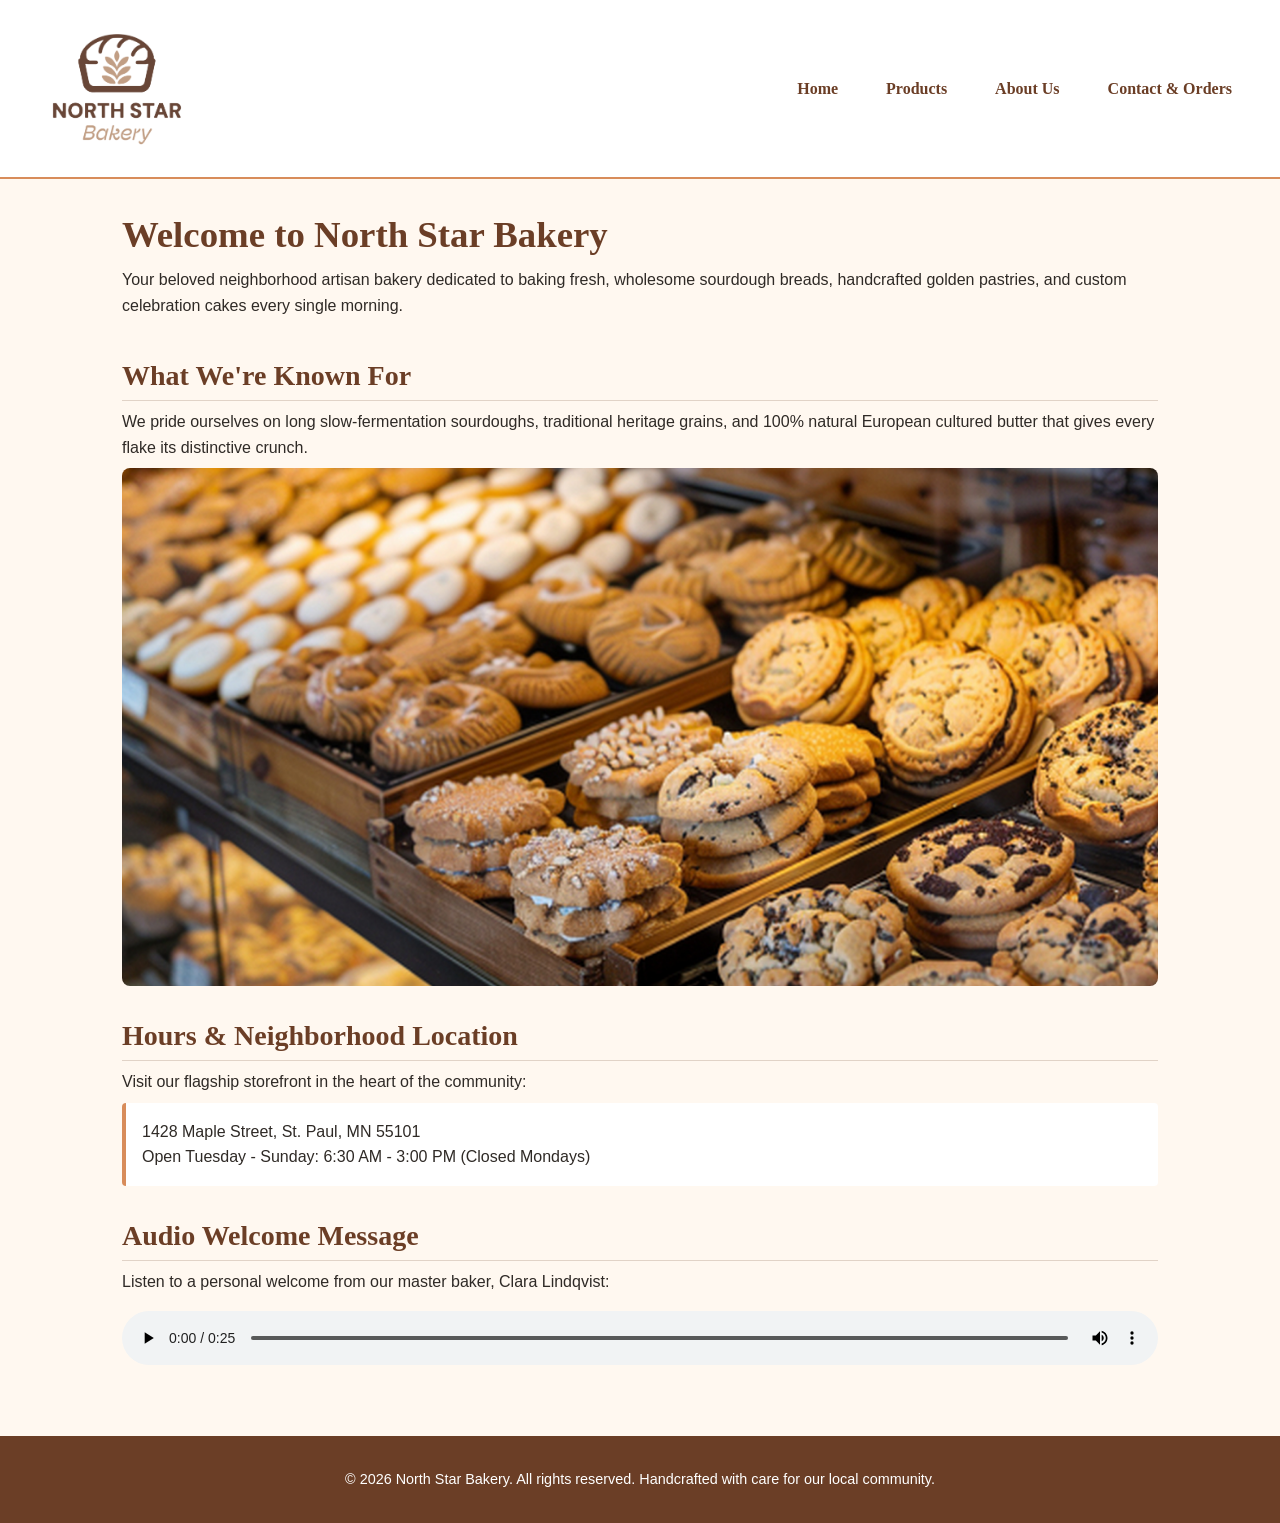
<file: index.html>
<!DOCTYPE html>
<html lang="en">
<head>
    <meta charset="UTF-8">
    <meta name="viewport" content="width=device-width, initial-scale=1.0">
    <title>North Star Bakery - Home</title>
    <link rel="stylesheet" href="styles.css">
</head>
<body>
    <header>
        <img src="bakery-logo.png" alt="North Star Bakery artisanal logo with wheat crest" width="180">
        <nav aria-label="Main Navigation">
            <ul>
                <li><a href="index.html">Home</a></li>
                <li><a href="products.html">Products</a></li>
                <li><a href="about.html">About Us</a></li>
                <li><a href="contact.html">Contact &amp; Orders</a></li>
            </ul>
        </nav>
    </header>

    <main>
        <section>
            <h1>Welcome to North Star Bakery</h1>
            <p>Your beloved neighborhood artisan bakery dedicated to baking fresh, wholesome sourdough breads, handcrafted golden pastries, and custom celebration cakes every single morning.</p>
        </section>

        <section>
            <h2>What We're Known For</h2>
            <p>We pride ourselves on long slow-fermentation sourdoughs, traditional heritage grains, and 100% natural European cultured butter that gives every flake its distinctive crunch.</p>
            <picture>
                <source media="(min-width: 768px)" srcset="bakery-feature-large.png">
                <img src="bakery-feature-small.png" alt="Artisan baker pulling fresh golden baguettes from stone hearth oven">
            </picture>
        </section>

        <section>
            <h2>Hours &amp; Neighborhood Location</h2>
            <p>Visit our flagship storefront in the heart of the community:</p>
            <address>
                1428 Maple Street, St. Paul, MN 55101<br>
                Open Tuesday - Sunday: 6:30 AM - 3:00 PM (Closed Mondays)
            </address>
        </section>

        <section>
            <h2>Audio Welcome Message</h2>
            <p>Listen to a personal welcome from our master baker, Clara Lindqvist:</p>
            <audio controls>
                <source src="bakery-welcome.mp3" type="audio/mpeg">
                <p>Your browser does not support the audio element. Please download the audio welcome file: <a href="bakery-welcome.mp3">bakery-welcome.mp3</a>.</p>
            </audio>
        </section>
    </main>

    <footer>
        <p>&copy; 2026 North Star Bakery. All rights reserved. Handcrafted with care for our local community.</p>
    </footer>
    <script src="script.js"></script>
</body>
</html>
</file>
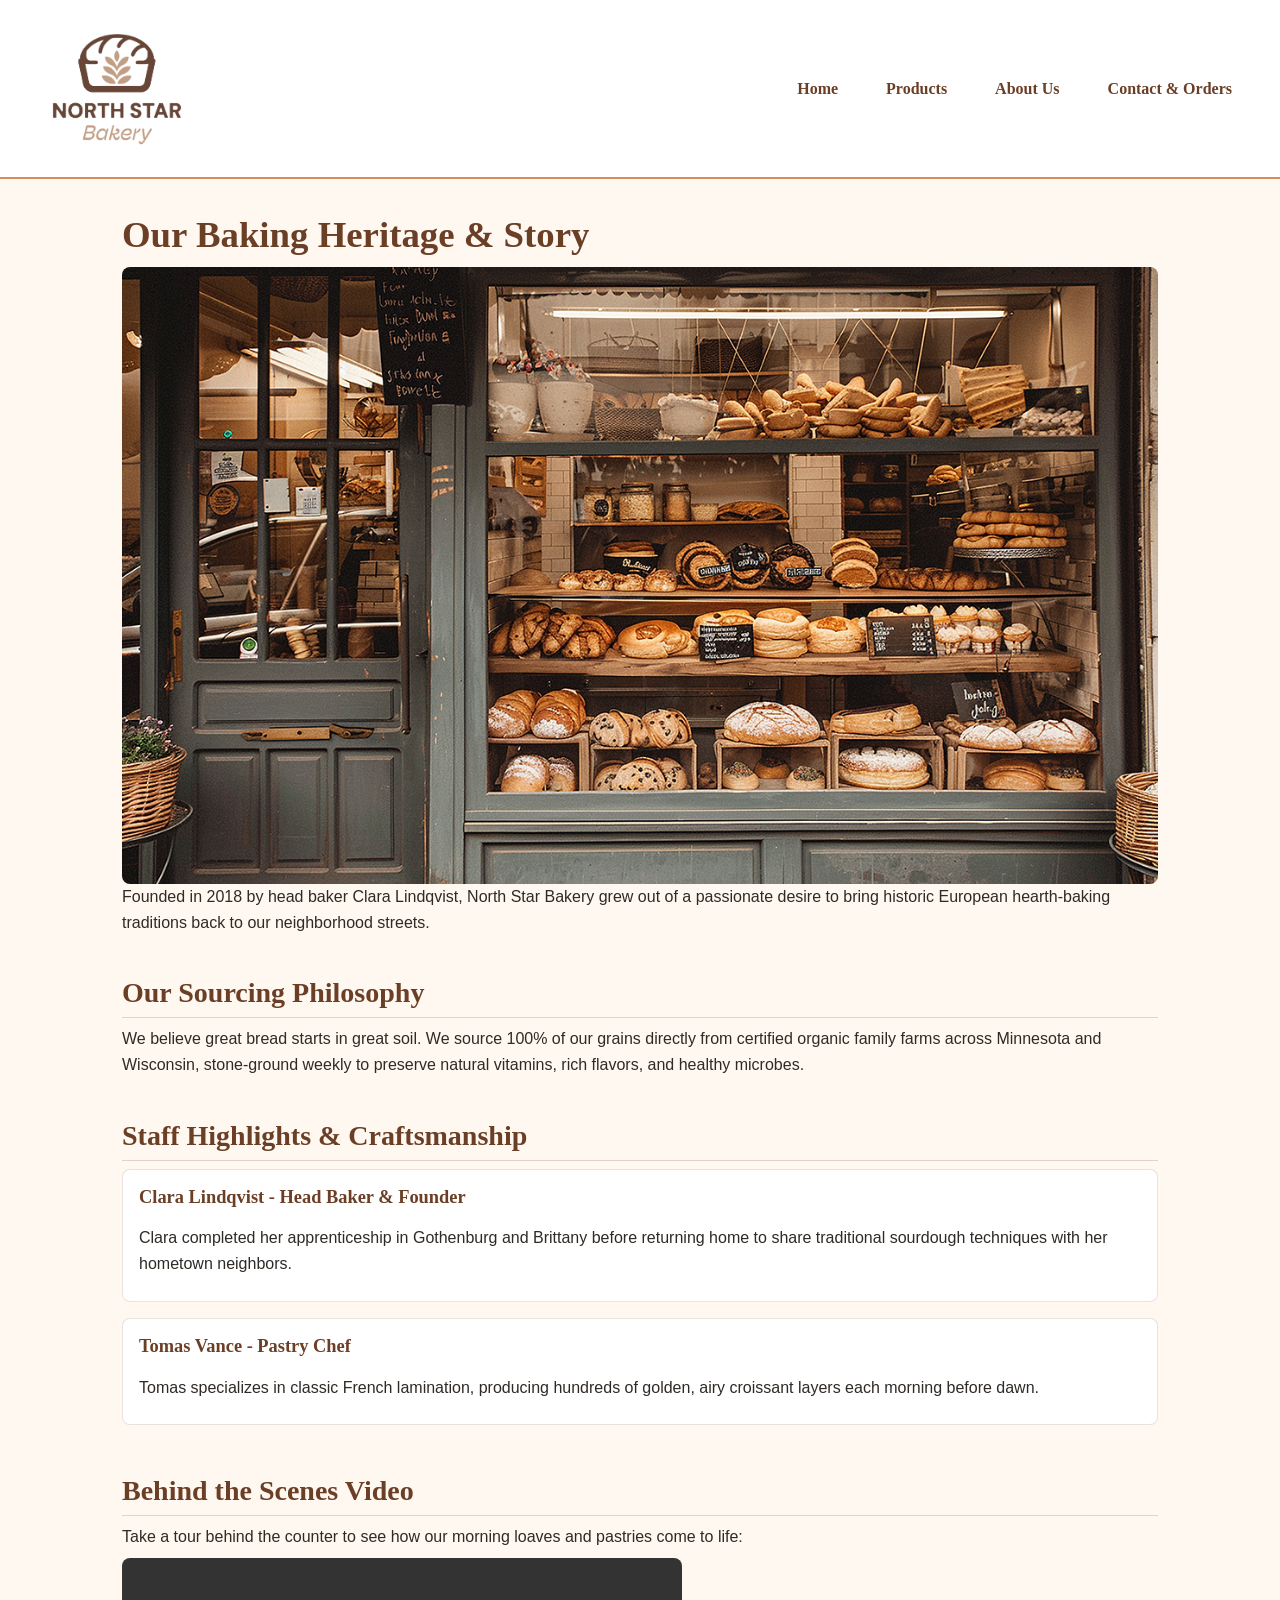
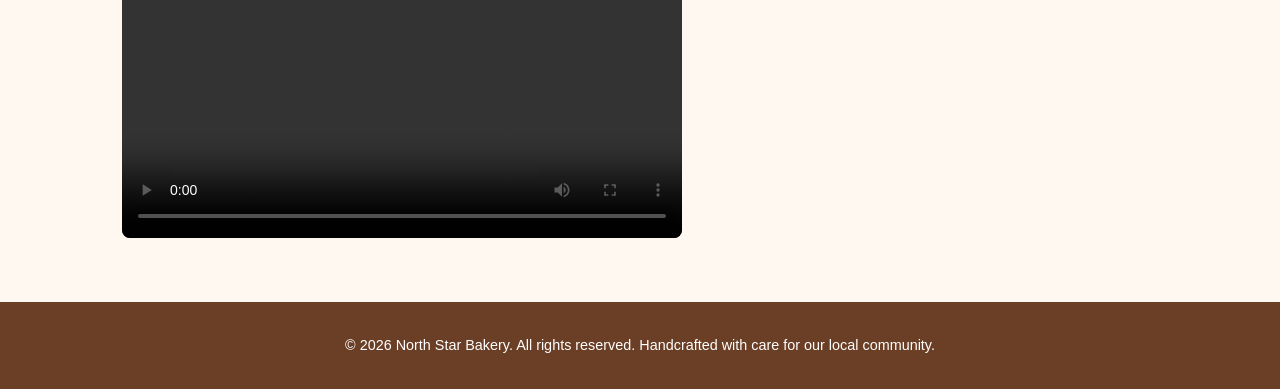
<file: about.html>
<!DOCTYPE html>
<html lang="en">
<head>
    <meta charset="UTF-8">
    <meta name="viewport" content="width=device-width, initial-scale=1.0">
    <title>North Star Bakery - About Our Story</title>
    <link rel="stylesheet" href="styles.css">
</head>
<body>
    <header>
        <img src="bakery-logo.png" alt="North Star Bakery artisanal logo with wheat crest" width="180">
        <nav aria-label="Main Navigation">
            <ul>
                <li><a href="index.html">Home</a></li>
                <li><a href="products.html">Products</a></li>
                <li><a href="about.html">About Us</a></li>
                <li><a href="contact.html">Contact &amp; Orders</a></li>
            </ul>
        </nav>
    </header>

    <main>
        <section>
            <h1>Our Baking Heritage &amp; Story</h1>
            <img src="bakery-storefront.png" alt="Charming historic brick storefront of North Star Bakery with outdoor wooden benches and welcoming flower boxes">
            <p>Founded in 2018 by head baker Clara Lindqvist, North Star Bakery grew out of a passionate desire to bring historic European hearth-baking traditions back to our neighborhood streets.</p>
        </section>

        <section>
            <h2>Our Sourcing Philosophy</h2>
            <p>We believe great bread starts in great soil. We source 100% of our grains directly from certified organic family farms across Minnesota and Wisconsin, stone-ground weekly to preserve natural vitamins, rich flavors, and healthy microbes.</p>
        </section>

        <section>
            <h2>Staff Highlights &amp; Craftsmanship</h2>
            <article>
                <h3>Clara Lindqvist - Head Baker &amp; Founder</h3>
                <p>Clara completed her apprenticeship in Gothenburg and Brittany before returning home to share traditional sourdough techniques with her hometown neighbors.</p>
            </article>
            <article>
                <h3>Tomas Vance - Pastry Chef</h3>
                <p>Tomas specializes in classic French lamination, producing hundreds of golden, airy croissant layers each morning before dawn.</p>
            </article>
        </section>

        <section>
            <h2>Behind the Scenes Video</h2>
            <p>Take a tour behind the counter to see how our morning loaves and pastries come to life:</p>
            <video controls width="560">
                <source src="bakery-behind-scenes.mp4" type="video/mp4">
                <p>Your browser does not support HTML video. You can download the behind-the-scenes video file here: <a href="bakery-behind-scenes.mp4">bakery-behind-scenes.mp4</a>.</p>
            </video>
        </section>
    </main>

    <footer>
        <p>&copy; 2026 North Star Bakery. All rights reserved. Handcrafted with care for our local community.</p>
    </footer>
    <script src="script.js"></script>
</body>
</html>
</file>
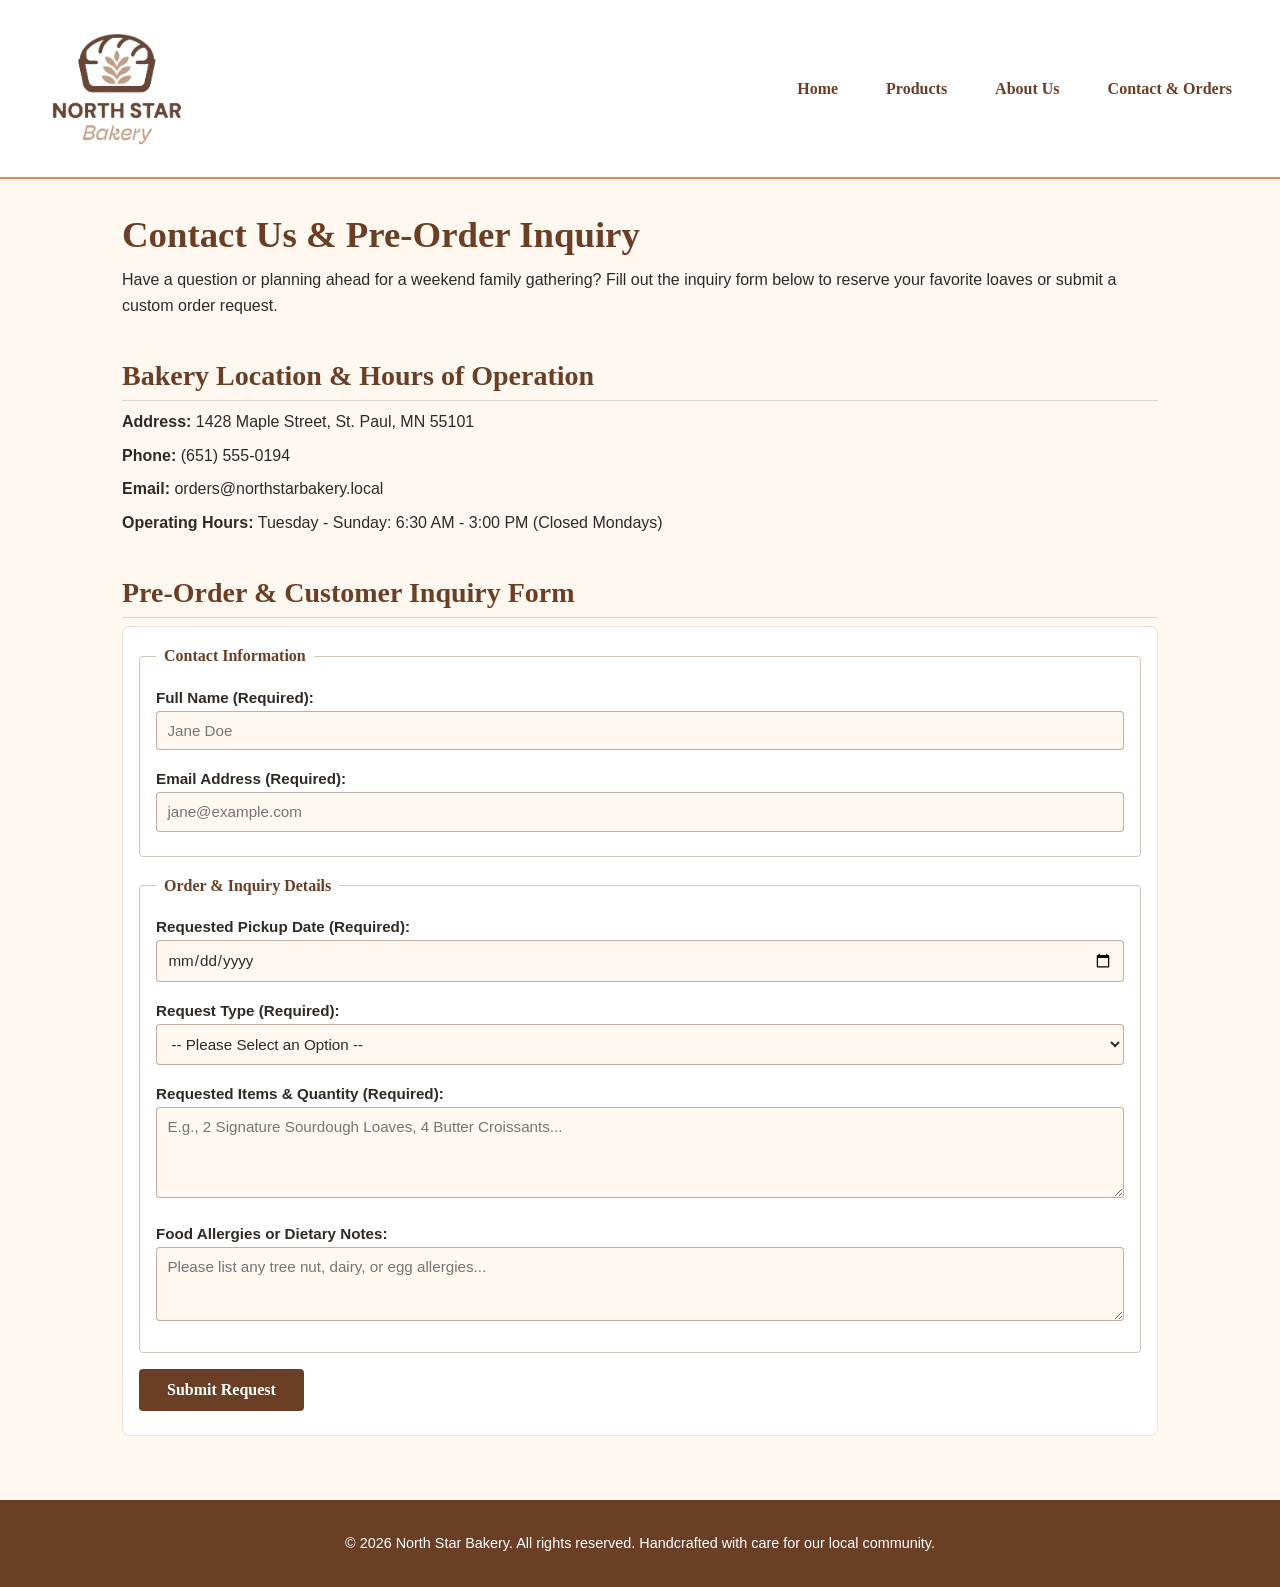
<file: contact.html>
<!DOCTYPE html>
<html lang="en">
<head>
    <meta charset="UTF-8">
    <meta name="viewport" content="width=device-width, initial-scale=1.0">
    <title>North Star Bakery - Contact &amp; Pre-Orders</title>
    <link rel="stylesheet" href="styles.css">
</head>
<body>
    <header>
        <img src="bakery-logo.png" alt="North Star Bakery artisanal logo with wheat crest" width="180">
        <nav aria-label="Main Navigation">
            <ul>
                <li><a href="index.html">Home</a></li>
                <li><a href="products.html">Products</a></li>
                <li><a href="about.html">About Us</a></li>
                <li><a href="contact.html">Contact &amp; Orders</a></li>
            </ul>
        </nav>
    </header>

    <main>
        <section>
            <h1>Contact Us &amp; Pre-Order Inquiry</h1>
            <p>Have a question or planning ahead for a weekend family gathering? Fill out the inquiry form below to reserve your favorite loaves or submit a custom order request.</p>
        </section>

        <section>
            <h2>Bakery Location &amp; Hours of Operation</h2>
            <p><strong>Address:</strong> 1428 Maple Street, St. Paul, MN 55101</p>
            <p><strong>Phone:</strong> (651) 555-0194</p>
            <p><strong>Email:</strong> orders@northstarbakery.local</p>
            <p><strong>Operating Hours:</strong> Tuesday - Sunday: 6:30 AM - 3:00 PM (Closed Mondays)</p>
        </section>

        <section>
            <h2>Pre-Order &amp; Customer Inquiry Form</h2>
            <div id="storage-restored-banner" class="storage-banner" role="status"></div>

            <form id="preorder-form" action="contact.html" method="post" novalidate>
                <fieldset>
                    <legend>Contact Information</legend>
                    <p>
                        <label for="client-name">Full Name (Required):</label><br>
                        <input type="text" id="client-name" name="client_name" placeholder="Jane Doe">
                        <span id="error-name" class="error-msg" role="alert"></span>
                    </p>
                    <p>
                        <label for="client-email">Email Address (Required):</label><br>
                        <input type="email" id="client-email" name="client_email" placeholder="jane@example.com">
                        <span id="error-email" class="error-msg" role="alert"></span>
                    </p>
                </fieldset>

                <fieldset>
                    <legend>Order &amp; Inquiry Details</legend>
                    <p>
                        <label for="pickup-date">Requested Pickup Date (Required):</label><br>
                        <input type="date" id="pickup-date" name="pickup_date">
                        <span id="error-date" class="error-msg" role="alert"></span>
                    </p>
                    <p>
                        <label for="request-type">Request Type (Required):</label><br>
                        <select id="request-type" name="request_type">
                            <option value="">-- Please Select an Option --</option>
                            <option value="preorder">Pre-Order Breads / Pastries</option>
                            <option value="custom_cake">Custom Celebration Cake Request</option>
                            <option value="catering">Event Catering Inquiry</option>
                            <option value="general">General Question</option>
                        </select>
                        <span id="error-type" class="error-msg" role="alert"></span>
                    </p>
                    <p>
                        <label for="item-details">Requested Items &amp; Quantity (Required):</label><br>
                        <textarea id="item-details" name="item_details" rows="4" cols="50" placeholder="E.g., 2 Signature Sourdough Loaves, 4 Butter Croissants..."></textarea>
                        <span id="error-items" class="error-msg" role="alert"></span>
                    </p>
                    <p>
                        <label for="allergies">Food Allergies or Dietary Notes:</label><br>
                        <textarea id="allergies" name="allergies" rows="3" cols="50" placeholder="Please list any tree nut, dairy, or egg allergies..."></textarea>
                    </p>
                </fieldset>

                <p>
                    <button type="submit">Submit Request</button>
                </p>

                <div id="form-success-message" class="form-success" role="status"></div>
            </form>
        </section>
    </main>

    <footer>
        <p>&copy; 2026 North Star Bakery. All rights reserved. Handcrafted with care for our local community.</p>
    </footer>

    <script src="script.js"></script>
</body>
</html>
</file>
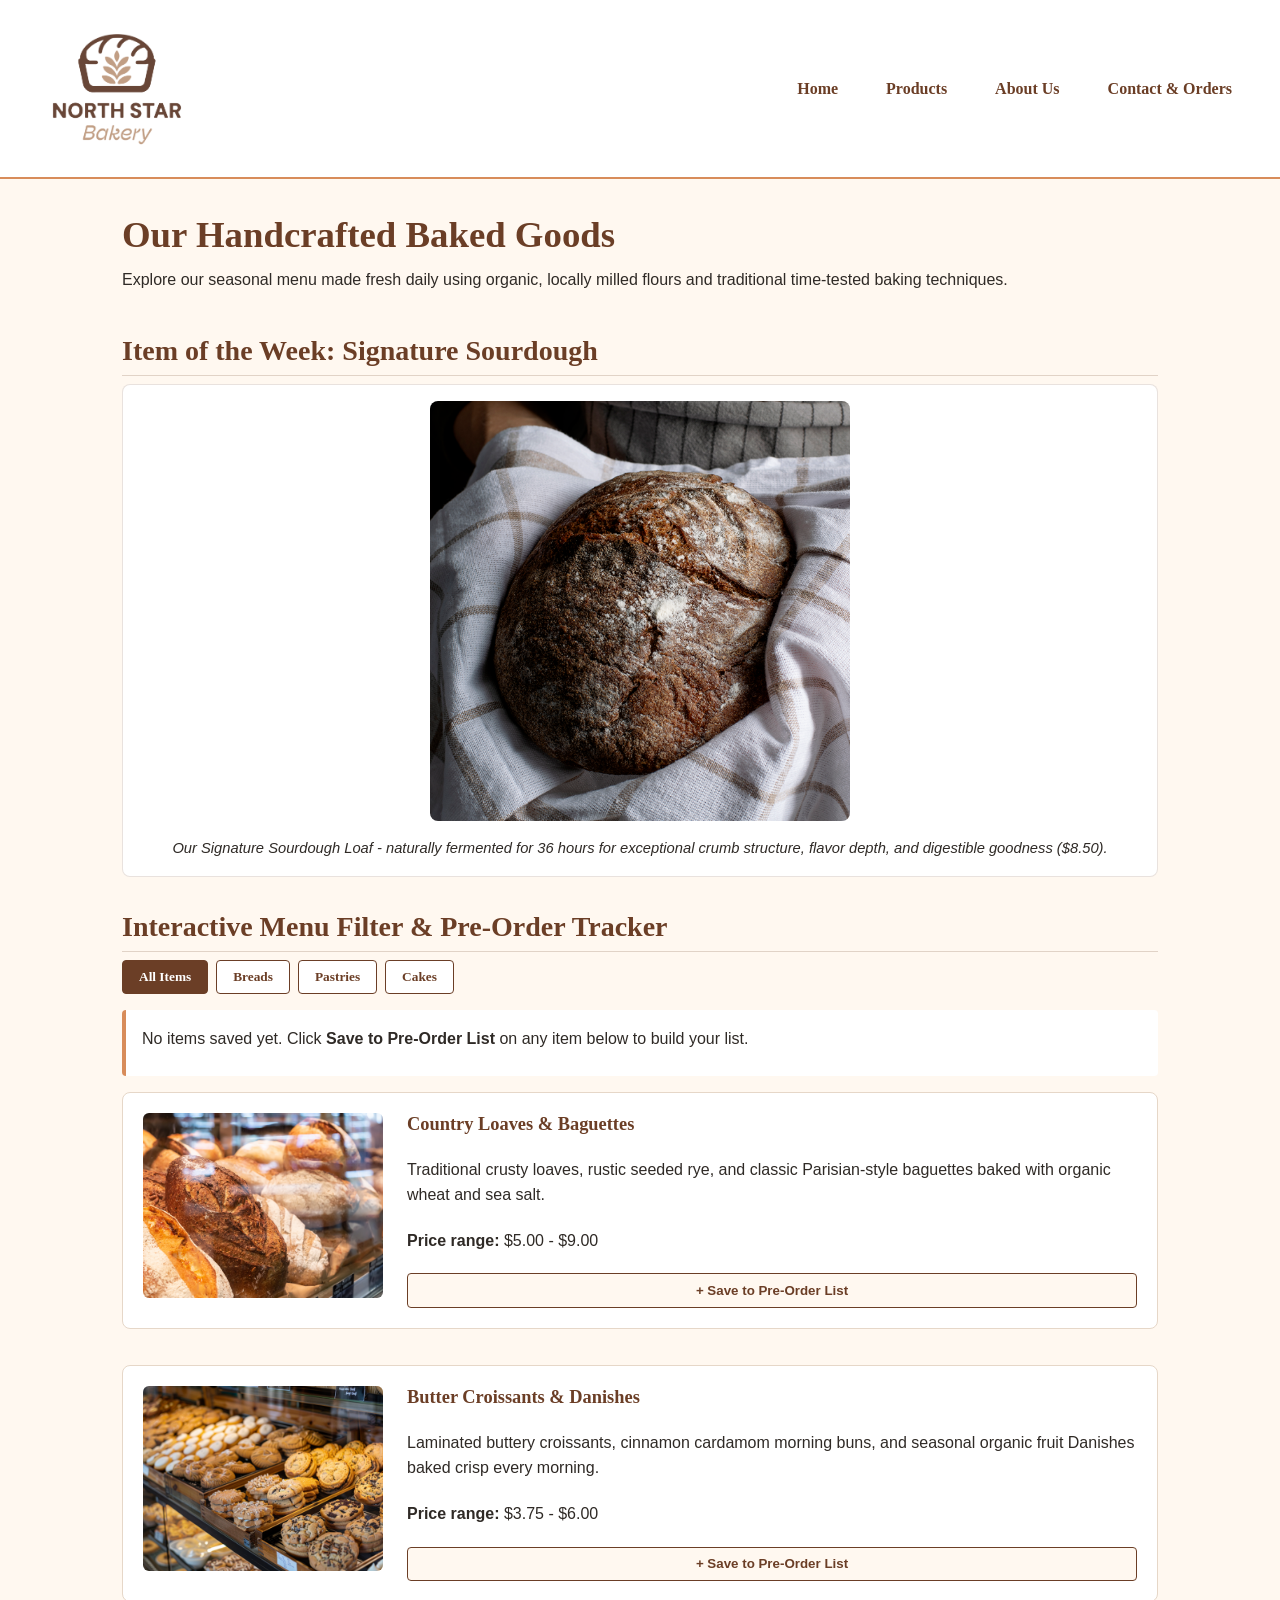
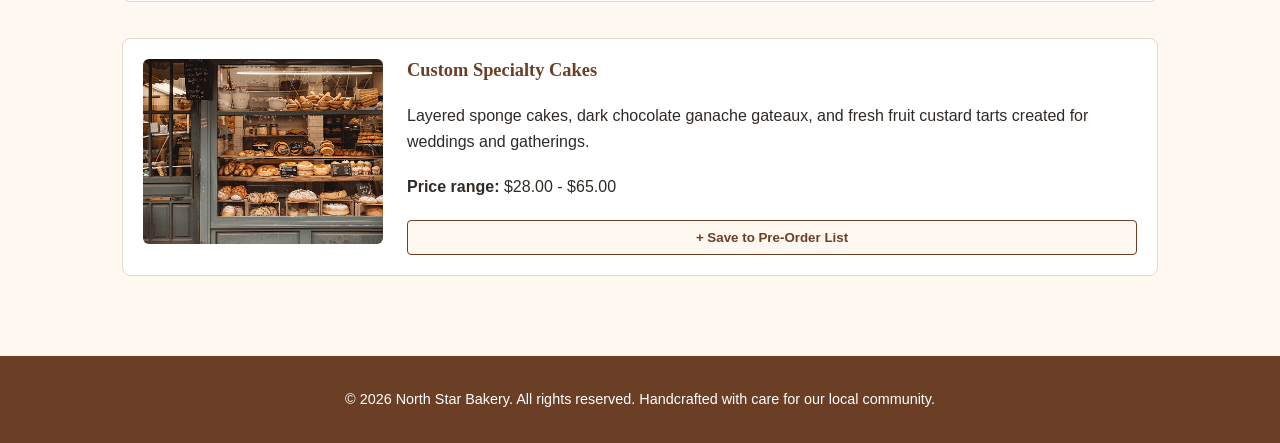
<file: products.html>
<!DOCTYPE html>
<html lang="en">
<head>
    <meta charset="UTF-8">
    <meta name="viewport" content="width=device-width, initial-scale=1.0">
    <title>North Star Bakery - Handcrafted Products</title>
    <link rel="stylesheet" href="styles.css">
</head>
<body>
    <header>
        <img src="bakery-logo.png" alt="North Star Bakery artisanal logo with wheat crest" width="180">
        <nav aria-label="Main Navigation">
            <ul>
                <li><a href="index.html">Home</a></li>
                <li><a href="products.html">Products</a></li>
                <li><a href="about.html">About Us</a></li>
                <li><a href="contact.html">Contact &amp; Orders</a></li>
            </ul>
        </nav>
    </header>

    <main>
        <section>
            <h1>Our Handcrafted Baked Goods</h1>
            <p>Explore our seasonal menu made fresh daily using organic, locally milled flours and traditional time-tested baking techniques.</p>
        </section>

        <section>
            <h2>Item of the Week: Signature Sourdough</h2>
            <figure>
                <img src="bakery-signature-loaf.png" alt="Golden brown crusty sourdough artisan boule scored with a wheat sheaf pattern on a cutting board">
                <figcaption>Our Signature Sourdough Loaf - naturally fermented for 36 hours for exceptional crumb structure, flavor depth, and digestible goodness ($8.50).</figcaption>
            </figure>
        </section>

        <section>
            <h2>Interactive Menu Filter &amp; Pre-Order Tracker</h2>
            <div class="filter-controls" role="group" aria-label="Filter bakery menu">
                <button type="button" class="filter-btn active" data-category="all">All Items</button>
                <button type="button" class="filter-btn" data-category="breads">Breads</button>
                <button type="button" class="filter-btn" data-category="pastries">Pastries</button>
                <button type="button" class="filter-btn" data-category="cakes">Cakes</button>
            </div>

            <div id="saved-wishlist-box" class="wishlist-panel" aria-live="polite"></div>

            <div id="dynamic-products-container" class="product-grid"></div>
        </section>
    </main>

    <footer>
        <p>&copy; 2026 North Star Bakery. All rights reserved. Handcrafted with care for our local community.</p>
    </footer>

    <script src="script.js"></script>
</body>
</html>
</file>
<file: styles.css>
:root {
  --color-cream: #FFF8F0;       
  --color-brown: #6B3E26;       
  --color-terracotta: #D88C5A;  
  --color-charcoal: #2F2A26;    

  --font-heading: 'Georgia', 'Times New Roman', serif;
  --font-body: 'Segoe UI', -apple-system, BlinkMacSystemFont, Roboto, sans-serif;

  --spacing-sm: 0.5rem;
  --spacing-md: 1rem;
  --spacing-lg: 2rem;
  --radius-sm: 4px;
  --radius-md: 8px;
  --transition: 0.25s ease-in-out;
}

*, *::before, *::after {
  box-sizing: border-box;
  margin: 0;
  padding: 0;
}

body {
  font-family: var(--font-body);
  font-size: 1rem;
  line-height: 1.6;
  color: var(--color-charcoal);
  background-color: var(--color-cream);
  min-height: 100vh;
  display: flex;
  flex-direction: column;
}

header {
  background-color: #FFFFFF;
  border-bottom: 2px solid var(--color-terracotta);
  padding: var(--spacing-md);
  display: flex;
  flex-direction: column;
  align-items: center;
  gap: var(--spacing-md);
}

header img {
  max-width: 170px;
  height: auto;
  display: block;
}

nav ul {
  list-style: none;
  display: flex;
  flex-direction: column;
  gap: var(--spacing-sm);
  width: 100%;
  text-align: center;
}

nav a {
  display: block;
  text-decoration: none;
  font-family: var(--font-heading);
  font-weight: 700;
  color: var(--color-brown);
  padding: var(--spacing-sm) var(--spacing-md);
  border-radius: var(--radius-sm);
  transition: background-color var(--transition), color var(--transition);
}

nav a:hover,
nav a:focus {
  background-color: var(--color-terracotta);
  color: #FFFFFF;
}

main {
  flex: 1;
  width: 100%;
  max-width: 1100px;
  margin: 0 auto;
  padding: var(--spacing-md);
  display: flex;
  flex-direction: column;
  gap: var(--spacing-lg);
}

h1, h2, h3 {
  font-family: var(--font-heading);
  color: var(--color-brown);
  line-height: 1.3;
}

h1 {
  font-size: 1.85rem;
  margin-bottom: var(--spacing-sm);
}

h2 {
  font-size: 1.45rem;
  margin-bottom: var(--spacing-sm);
  border-bottom: 1px solid rgba(107, 62, 38, 0.2);
  padding-bottom: 0.35rem;
}

h3 {
  font-size: 1.15rem;
  margin-bottom: var(--spacing-sm);
}

p {
  margin-bottom: var(--spacing-sm);
}

address {
  font-style: normal;
  background-color: #FFFFFF;
  padding: var(--spacing-md);
  border-left: 4px solid var(--color-terracotta);
  border-radius: var(--radius-sm);
  margin-top: var(--spacing-sm);
}

img, video {
  max-width: 100%;
  height: auto;
  border-radius: var(--radius-md);
  display: block;
}

figure img {
  max-height: 420px;
  width: auto;
  object-fit: cover;
}

figure {
  background-color: #FFFFFF;
  padding: var(--spacing-md);
  border-radius: var(--radius-md);
  border: 1px solid rgba(107, 62, 38, 0.15);
  display: flex;
  flex-direction: column;
  align-items: center;
  gap: var(--spacing-sm);
}

figcaption {
  font-size: 0.92rem;
  color: var(--color-charcoal);
  text-align: center;
  font-style: italic;
  padding-top: var(--spacing-sm);
}

audio {
  width: 100%;
  margin-top: var(--spacing-sm);
}

article {
  background-color: #FFFFFF;
  padding: var(--spacing-md);
  border-radius: var(--radius-md);
  border: 1px solid rgba(107, 62, 38, 0.15);
  margin-bottom: var(--spacing-md);
  display: flex;
  flex-direction: column;
  gap: var(--spacing-sm);
}

form {
  background-color: #FFFFFF;
  padding: var(--spacing-md);
  border-radius: var(--radius-md);
  border: 1px solid rgba(107, 62, 38, 0.15);
  display: flex;
  flex-direction: column;
  gap: var(--spacing-md);
}

fieldset {
  border: 1px solid rgba(107, 62, 38, 0.3);
  border-radius: var(--radius-sm);
  padding: var(--spacing-md);
  display: flex;
  flex-direction: column;
  gap: var(--spacing-sm);
}

legend {
  font-family: var(--font-heading);
  font-weight: 700;
  color: var(--color-brown);
  padding: 0 var(--spacing-sm);
}

label {
  font-weight: 600;
  color: var(--color-charcoal);
  font-size: 0.95rem;
}

input[type="text"],
input[type="email"],
input[type="date"],
select,
textarea {
  width: 100%;
  padding: 0.65rem;
  font-family: var(--font-body);
  font-size: 0.95rem;
  color: var(--color-charcoal);
  background-color: var(--color-cream);
  border: 1px solid rgba(107, 62, 38, 0.4);
  border-radius: var(--radius-sm);
  transition: border-color var(--transition), box-shadow var(--transition);
}

input:focus,
select:focus,
textarea:focus {
  outline: none;
  border-color: var(--color-terracotta);
  box-shadow: 0 0 0 3px rgba(216, 140, 90, 0.3);
}

button[type="submit"] {
  background-color: var(--color-brown);
  color: #FFFFFF;
  font-family: var(--font-heading);
  font-weight: 700;
  font-size: 1rem;
  padding: 0.75rem 1.75rem;
  border: none;
  border-radius: var(--radius-sm);
  cursor: pointer;
  align-self: flex-start;
  transition: background-color var(--transition);
}

button[type="submit"]:hover,
button[type="submit"]:focus {
  background-color: var(--color-terracotta);
}

footer {
  background-color: var(--color-brown);
  color: #FFFFFF;
  text-align: center;
  padding: var(--spacing-lg) var(--spacing-md);
  margin-top: var(--spacing-lg);
  font-size: 0.9rem;
}

footer p {
  margin-bottom: 0;
}

@media (min-width: 768px) {
  header {
    flex-direction: row;
    justify-content: space-between;
    align-items: center;
    padding: var(--spacing-md) var(--spacing-lg);
  }

  nav ul {
    flex-direction: row;
    gap: var(--spacing-md);
    width: auto;
  }

  main {
    padding: var(--spacing-lg);
    gap: var(--spacing-lg);
  }

  h1 {
    font-size: 2.3rem;
  }

  h2 {
    font-size: 1.75rem;
  }

  section.product-grid {
    display: flex;
    flex-wrap: wrap;
    gap: var(--spacing-md);
  }

  section.product-grid > article {
    flex: 1 1 calc(50% - var(--spacing-md));
  }
}

.filter-controls {
  display: flex;
  flex-wrap: wrap;
  gap: 0.5rem;
  margin-bottom: 1rem;
}

.filter-btn {
  background-color: #FFFFFF;
  color: var(--color-brown);
  border: 1px solid var(--color-brown);
  padding: 0.5rem 1rem;
  border-radius: var(--radius-sm);
  font-family: var(--font-heading);
  font-weight: 700;
  cursor: pointer;
  transition: all var(--transition);
}

.filter-btn:hover,
.filter-btn.active {
  background-color: var(--color-brown);
  color: #FFFFFF;
}

.wishlist-panel {
  background-color: #FFFFFF;
  border-left: 4px solid var(--color-terracotta);
  padding: 1rem;
  border-radius: var(--radius-sm);
  margin-bottom: 1rem;
}

.saved-items-list {
  margin: 0.5rem 0 0.5rem 1.25rem;
}

.wishlist-actions {
  display: flex;
  flex-wrap: wrap;
  gap: 0.75rem;
  margin-top: 0.75rem;
  align-items: center;
}

.btn-save {
  background-color: var(--color-cream);
  color: var(--color-brown);
  border: 1px solid var(--color-brown);
  padding: 0.55rem 1rem;
  border-radius: var(--radius-sm);
  font-weight: 700;
  cursor: pointer;
  align-self: flex-start;
  transition: all var(--transition);
}

.btn-save:hover {
  background-color: var(--color-terracotta);
  color: #FFFFFF;
  border-color: var(--color-terracotta);
}

.btn-save.saved {
  background-color: var(--color-brown);
  color: #FFFFFF;
}

.btn-secondary {
  display: inline-block;
  background-color: var(--color-terracotta);
  color: #FFFFFF;
  text-decoration: none;
  padding: 0.5rem 1rem;
  border-radius: var(--radius-sm);
  font-weight: 700;
}

.btn-outline {
  background: transparent;
  border: 1px solid var(--color-charcoal);
  color: var(--color-charcoal);
  padding: 0.45rem 0.9rem;
  border-radius: var(--radius-sm);
  cursor: pointer;
}

.error-msg {
  display: none;
  color: #B00020;
  font-size: 0.88rem;
  font-weight: 600;
  margin-top: 0.3rem;
}

.input-error {
  border-color: #B00020 !important;
  background-color: #FFF5F5 !important;
}

.storage-banner {
  display: none;
  background-color: #E8F5E9;
  color: #1B5E20;
  border-left: 4px solid #2E7D32;
  padding: 0.75rem 1rem;
  border-radius: var(--radius-sm);
  margin-bottom: 1rem;
  font-weight: 600;
}

.form-success {
  display: none;
  background-color: #E8F5E9;
  color: #1B5E20;
  border: 1px solid #2E7D32;
  padding: 1rem;
  border-radius: var(--radius-sm);
  margin-top: 1rem;
}

figure img {
  max-height: 420px;
  width: auto;
  object-fit: cover;
}

.product-grid {
  display: flex;
  flex-direction: column;
  gap: 1.25rem;
}

.product-card {
  background-color: #FFFFFF;
  border: 1px solid #E6D7C8;
  border-radius: 8px;
  padding: 1.25rem;
  display: flex;
  flex-direction: column;
  gap: 0.75rem;
}

.product-card img {
  width: 100%;
  max-width: 320px;
  height: 200px;
  object-fit: cover;
  border-radius: 6px;
}

@media (min-width: 768px) {
  .product-card {
    display: grid;
    grid-template-columns: 240px 1fr;
    grid-template-rows: auto auto auto auto;
    column-gap: 1.5rem;
    align-items: start;
  }

  .product-card img {
    grid-column: 1;
    grid-row: 1 / 5;
    width: 240px;
    height: 185px;
  }

  .product-card h3,
  .product-card p,
  .product-card .btn-save {
    grid-column: 2;
  }
}
</file>
